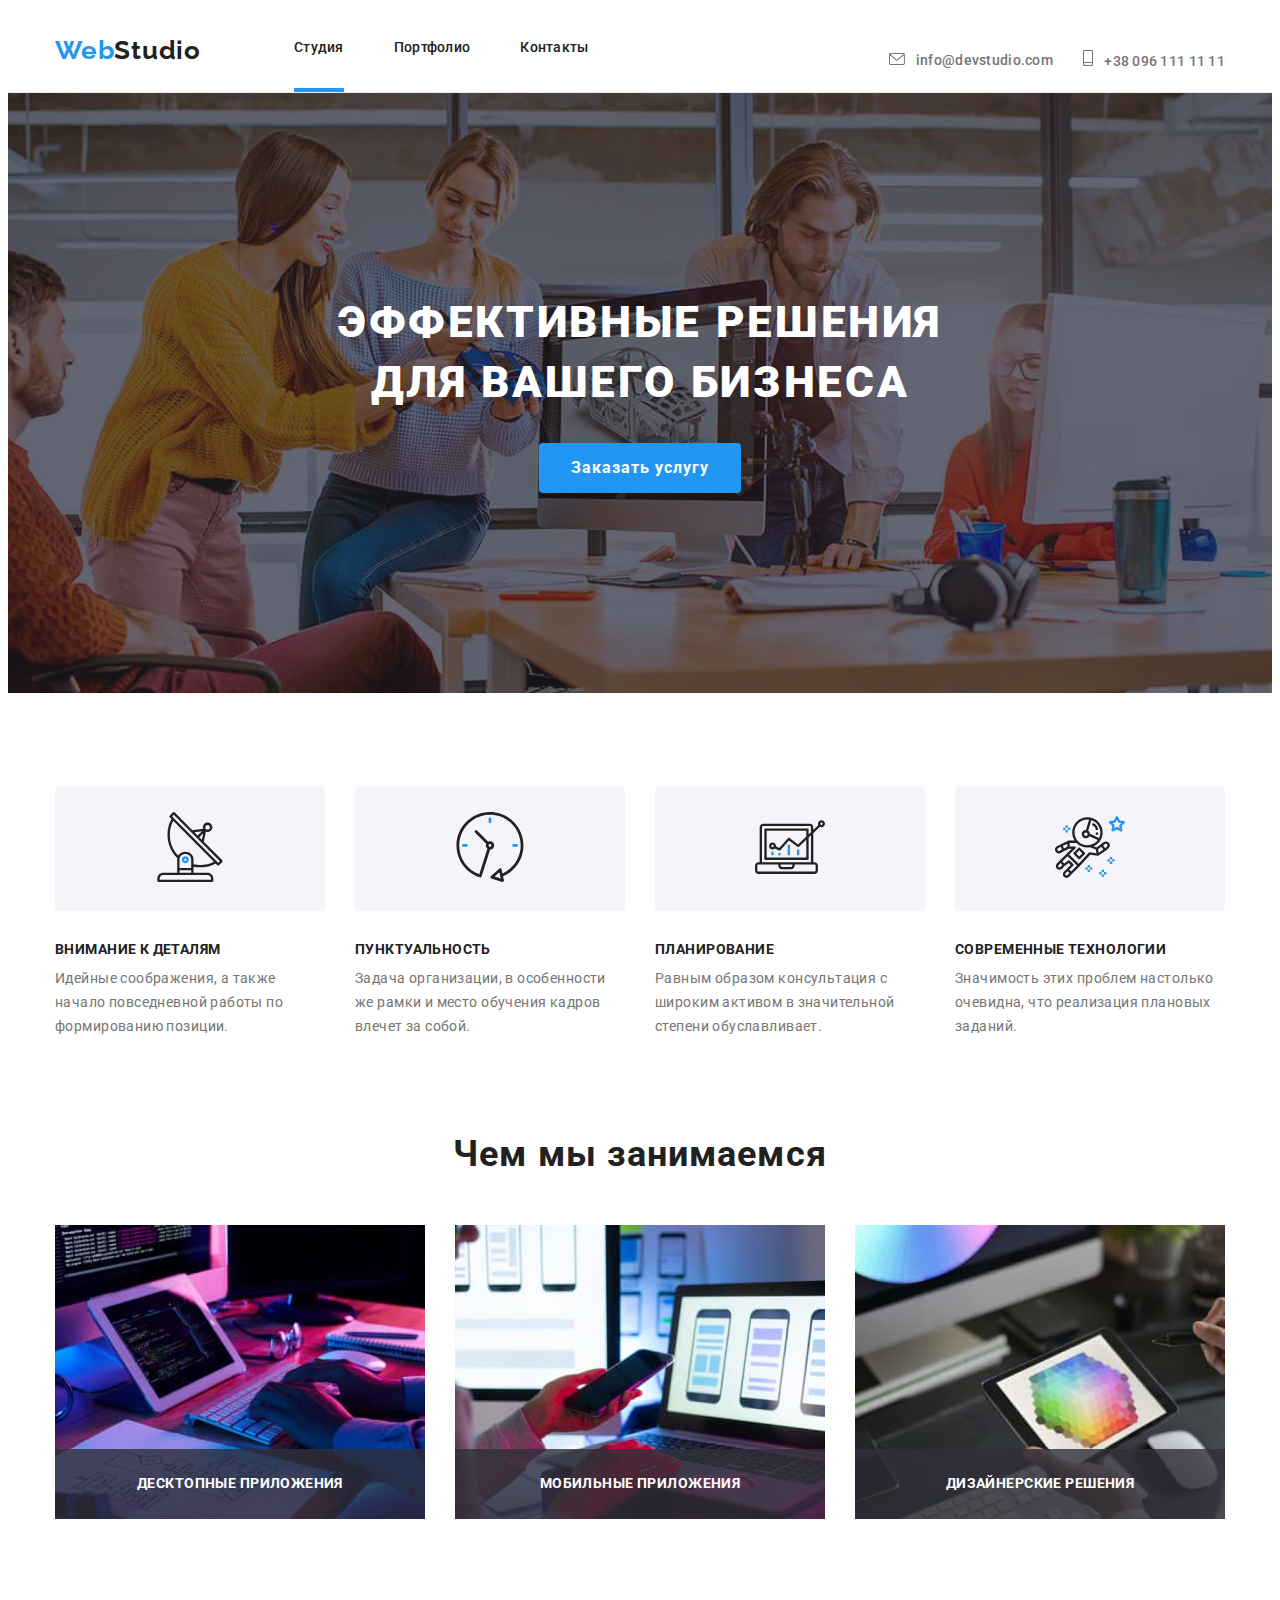
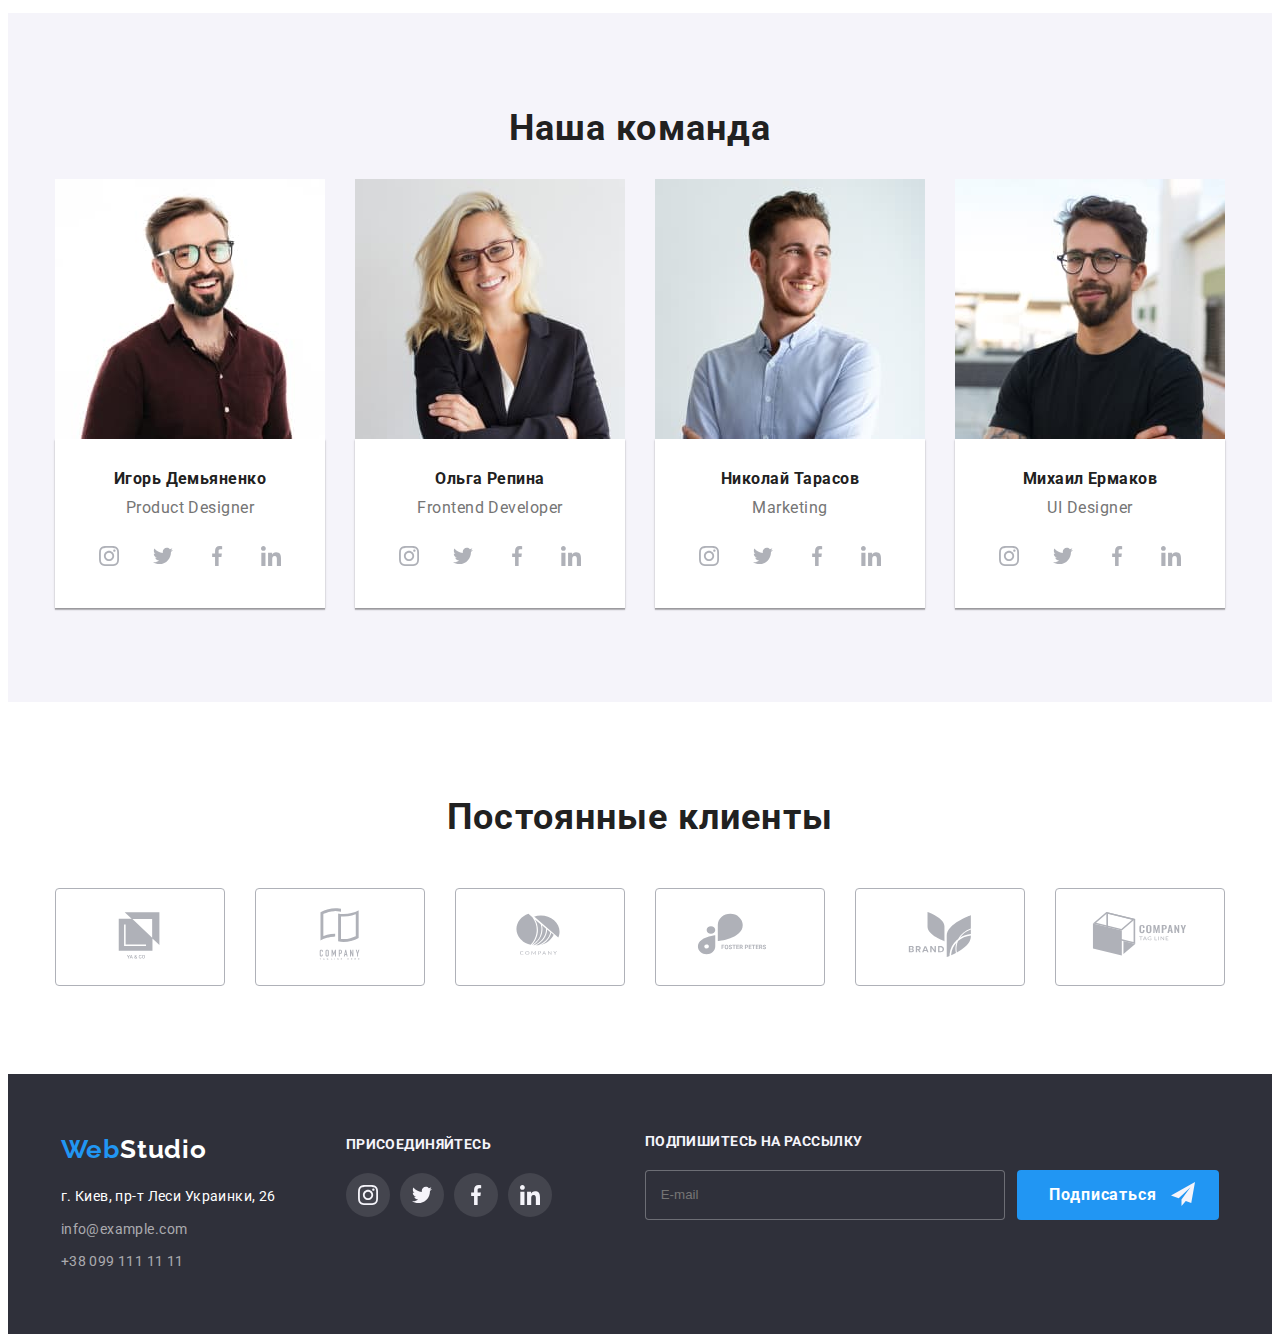
<file: index.html>
<!DOCTYPE html>
<html lang="ru">
  <head>
    <meta charset="UTF-8" />
    <meta http-equiv="X-UA-Compatible" content="IE=edge" />
    <meta name="viewport" content="width=device-width, initial-scale=1.0" />
    <link rel="preconnect" href="https://fonts.googleapis.com" />
    <link rel="preconnect" href="https://fonts.gstatic.com" crossorigin />
    <link
      rel="stylesheet"
      href="https://cdnjs.cloudflare.com/ajax/libs/modern-normalize/1.1.0/modern-normalize.min.css"
      integrity="sha512-wpPYUAdjBVSE4KJnH1VR1HeZfpl1ub8YT/NKx4PuQ5NmX2tKuGu6U/JRp5y+Y8XG2tV+wKQpNHVUX03MfMFn9Q=="
      crossorigin="anonymous"
      referrerpolicy="no-referrer"
    />
    <link
      href="https://fonts.googleapis.com/css2?family=Raleway:wght@700&family=Roboto:wght@400;500;700;900&display=swap"
      rel="stylesheet"
    />
    <link rel="stylesheet" href="./css/main.min.css" />
    <title>Студия</title>
  </head>
  <body>
    <header class="header">
      <div class="header__wrap container">
        <a class="logo logo--header" href="index.html">
          <span class="logo__img">Web</span>Studio</a
        >
        <div class="header__hidepart">
          <button
            type="button"
            class="header__button"
            aria-expanded="false"
            aria-controls="navigation-container"
            data-menu-button
          >
            <svg
              class="icon-menu"
              width="40"
              height="40"
              aria-label="переключатель мобильного меню"
            >
              <use href="images/icon.svg#icon-menu"></use>
            </svg>
          </button>
        </div>

        <div class="navigation" id="navigation-container" data-menu>
          <nav class="navigation__menu">
            <ul class="navigation__list">
              <li class="navigation__item">
                <a class="navigation__link current-link" href="index.html"
                  >Студия</a
                >
              </li>
              <li class="navigation__item">
                <a class="navigation__link" href="portfolio.html">Портфолио</a>
              </li>
              <li class="navigation__item">
                <a class="navigation__link" href="#">Контакты</a>
              </li>
            </ul>
          </nav>
          <div>
            <ul class="contacts">
              <li class="contacts__item">
                <a
                  class="contacts__link contact__link--email"
                  href="mailto:info@devstudio.com"
                  ><svg
                    class="contacts__icon-envelope"
                    width="16px"
                    height="12px"
                  >
                    <use href="./images/icon.svg#icon-envelope"></use>
                  </svg>
                  info@devstudio.com</a
                >
              </li>
              <li class="contacts__item">
                <a
                  class="contacts__link contact__link--phone"
                  href="tel:+380961111111"
                  ><svg
                    class="contacts__icon-smartphone"
                    width="10px"
                    height="16px"
                  >
                    <use href="./images/icon.svg#icon-smartphone"></use>
                  </svg>
                  +38 096 111 11 11
                </a>
                <button
                  type="button"
                  class="header__button-close"
                  aria-expanded="false"
                  aria-controls="navigation-container"
                  data-menu-button-close
                >
                  <svg
                    class="icon-cross"
                    width="40"
                    height="40"
                    aria-label="переключатель мобильного меню"
                  >
                    <use href="images/icon.svg#icon-cross"></use>
                  </svg>
                </button>
              </li>
            </ul>
            <ul class="social-mobile">
              <li class="social-mobile__item">
                <a class="social-mobile__link" href="#">Instagram</a>
              </li>
              <li class="social-mobile__item">
                <a class="social-mobile__link" href="#">Twitter</a>
              </li>
              <li class="social-mobile__item">
                <a class="social-mobile__link" href="#">Facebook</a>
              </li>
              <li class="social-mobile__item">
                <a class="social-mobile__link" href="#">LinkedIn</a>
              </li>
            </ul>
          </div>
        </div>
      </div>
    </header>
    <main>
      <!--zzzzzz HERO zzzzzz-->
      <section class="hero">
        <div class="container">
          <h1 class="hero__title">
            Эффективные решения <br />
            для вашего бизнеса
          </h1>

          <button class="main-btn" type="button" data-modal-open>
            Заказать услугу
          </button>
        </div>
      </section>
      <!--zzzzzz STUDIO ADVANTAGES zzzzzz-->
      <section class="advantages">
        <div class="container">
          <ul class="advantages__list">
            <li class="advantages__item">
              <div class="advantages__wrap">
                <svg width="70" height="70">
                  <use href="images/icon.svg#icon-antenna"></use>
                </svg>
              </div>
              <h3 class="advantages__title">Внимание к деталям</h3>
              <p class="advantages__desctiption">
                Идейные соображения, а также начало повседневной работы по
                формированию позиции.
              </p>
            </li>
            <li class="advantages__item">
              <div class="advantages__wrap">
                <svg width="70" height="70">
                  <use href="images/icon.svg#icon-clock"></use>
                </svg>
              </div>
              <h3 class="advantages__title">Пунктуальность</h3>
              <p class="advantages__desctiption">
                Задача организации, в особенности же рамки и место обучения
                кадров влечет за собой.
              </p>
            </li>
            <li class="advantages__item">
              <div class="advantages__wrap">
                <svg width="70" height="70">
                  <use href="images/icon.svg#icon-diagram"></use>
                </svg>
              </div>
              <h3 class="advantages__title">Планирование</h3>
              <p class="advantages__desctiption">
                Равным образом консультация с широким активом в значительной
                степени обуславливает.
              </p>
            </li>
            <li class="advantages__item">
              <div class="advantages__wrap">
                <svg width="70" height="70">
                  <use href="images/icon.svg#icon-astronaut"></use>
                </svg>
              </div>
              <h3 class="advantages__title">Современные технологии</h3>
              <p class="advantages__desctiption">
                Значимость этих проблем настолько очевидна, что реализация
                плановых заданий.
              </p>
            </li>
          </ul>
        </div>
      </section>
      <!--zzzzzz WHAT WE DO - (WWD) zzzzzz-->
      <section class="wwd">
        <div class="container wwd__box">
          <h2 class="wwd__title">Чем мы занимаемся</h2>
          <ul class="wwd__list">
            <li class="wwd__item">
              <div class="wwd__wrap">
                <picture>
                  <source
                    srcset="
                      ./images/webstudio/wwd/what-we-do-l.jpg    1x,
                      ./images/webstudio/wwd/what-we-do-l-2x.jpg 2x
                    "
                    media="(min-width: 1200px)"
                  />
                  <img
                    class="wwd__image"
                    src="./images/webstudio/wwd/what-we-do-l.jpg"
                    alt="разработка вебсайтов для пк"
                  />
                </picture>

                <span class="wwd__description">Десктопные приложения</span>
              </div>
            </li>
            <li class="wwd__item">
              <div class="wwd__wrap">
                <picture>
                  <source
                    srcset="
                      ./images/webstudio/wwd/what-we-do-c.jpg    1x,
                      ./images/webstudio/wwd/what-we-do-c-2x.jpg 2x
                    "
                    media="(min-width: 1200px)"
                  />
                  <img
                    class="wwd__image"
                    src="./images/webstudio/wwd/what-we-do-c.jpg"
                    alt="разработка вебсайтов для мобильных устройств"
                  />
                </picture>

                <span class="wwd__description">Мобильные приложения</span>
              </div>
            </li>
            <li class="wwd__item">
              <div class="wwd__wrap">
                <picture>
                  <source
                    srcset="
                      ./images/webstudio/wwd/what-we-do-r.jpg    1x,
                      ./images/webstudio/wwd/what-we-do-r-2x.jpg 2x
                    "
                    media="(min-width: 1200px)"
                  />
                  <img
                    class="wwd__image"
                    src="./images/webstudio/wwd/what-we-do-r.jpg"
                    alt="разработка вебсайтов для планшетов"
                  />
                </picture>

                <span class="wwd__description">Дизайнерские решения</span>
              </div>
            </li>
          </ul>
        </div>
      </section>

      <!--zzzzzz TEAM zzzzzz-->
      <section class="team">
        <div class="container">
          <h2 class="team__title">Наша команда</h2>

          <ul class="team__list">
            <li class="team__item">
              <picture>
                <source
                  srcset="
                    ./images/webstudio/team/team1-desktop.jpg    1x,
                    ./images/webstudio/team/team1-desktop-2x.jpg 2x
                  "
                  media="(min-width: 1200px)"
                />
                <source
                  srcset="
                    ./images/webstudio/team/team1-tablet.jpg    1x,
                    ./images/webstudio/team/team1-tablet-2x.jpg 2x
                  "
                  media="(min-width: 768px)"
                />
                <source
                  srcset="
                    ./images/webstudio/team/team1-mobile.jpg    1x,
                    ./images/webstudio/team/team1-mobile-2x.jpg 2x
                  "
                  media="(min-width: 480px)"
                />
                <img
                  class="team__photo"
                  src="./images/webstudio/team/team1-desktop.jpg"
                  alt="photo of Ihor Demyanenko"
                />
              </picture>

              <div class="team__wrap">
                <h3 class="team__name">Игорь Демьяненко</h3>
                <p class="team__position">Product Designer</p>
                <ul class="social">
                  <li class="social__item">
                    <a href="" class="social__link">
                      <svg width="20" height="20">
                        <use href="./images/icon.svg#icon-instagram"></use>
                      </svg>
                    </a>
                  </li>
                  <li class="social__item">
                    <a href="" class="social__link"
                      ><svg width="20" height="20">
                        <use href="./images/icon.svg#icon-twitter"></use></svg
                    ></a>
                  </li>
                  <li class="social__item">
                    <a href="" class="social__link"
                      ><svg width="20" height="20">
                        <use href="./images/icon.svg#icon-facebook"></use></svg
                    ></a>
                  </li>
                  <li class="social__item">
                    <a href="" class="social__link"
                      ><svg width="20" height="20">
                        <use href="./images/icon.svg#icon-linkedin"></use></svg
                    ></a>
                  </li>
                </ul>
              </div>
            </li>

            <li class="team__item">
              <picture>
                <source
                  srcset="
                    ./images/webstudio/team/team2-desktop.jpg    1x,
                    ./images/webstudio/team/team2-desktop-2x.jpg 2x
                  "
                  media="(min-width: 1200px)"
                />
                <source
                  srcset="
                    ./images/webstudio/team/team2-tablet.jpg    1x,
                    ./images/webstudio/team/team2-tablet-2x.jpg 2x
                  "
                  media="(min-width: 768px)"
                />
                <source
                  srcset="
                    ./images/webstudio/team/team2-mobile.jpg    1x,
                    ./images/webstudio/team/team2-mobile-2x.jpg 2x
                  "
                  media="(min-width: 480px)"
                />
                <img
                  class="team__photo"
                  src="./images/webstudio/team/team2-desktop.jpg"
                  alt="photo of Olga Repina"
                />
              </picture>

              <div class="team__wrap">
                <h3 class="team__name">Ольга Репина</h3>
                <p class="team__position">Frontend Developer</p>
                <ul class="social">
                  <li class="social__item">
                    <a href="" class="social__link">
                      <svg width="20" height="20">
                        <use href="./images/icon.svg#icon-instagram"></use>
                      </svg>
                    </a>
                  </li>
                  <li class="social__item">
                    <a href="" class="social__link"
                      ><svg width="20" height="20">
                        <use href="./images/icon.svg#icon-twitter"></use></svg
                    ></a>
                  </li>
                  <li class="social__item">
                    <a href="" class="social__link"
                      ><svg width="20" height="20">
                        <use href="./images/icon.svg#icon-facebook"></use></svg
                    ></a>
                  </li>
                  <li class="social__item">
                    <a href="" class="social__link"
                      ><svg width="20" height="20">
                        <use href="./images/icon.svg#icon-linkedin"></use></svg
                    ></a>
                  </li>
                </ul>
              </div>
            </li>

            <li class="team__item">
              <picture>
                <source
                  srcset="
                    ./images/webstudio/team/team3-desktop.jpg    1x,
                    ./images/webstudio/team/team3-desktop-2x.jpg 2x
                  "
                  media="(min-width: 1200px)"
                />
                <source
                  srcset="
                    ./images/webstudio/team/team3-tablet.jpg    1x,
                    ./images/webstudio/team/team3-tablet-2x.jpg 2x
                  "
                  media="(min-width: 768px)"
                />
                <source
                  srcset="
                    ./images/webstudio/team/team3-mobile.jpg    1x,
                    ./images/webstudio/team/team3-mobile-2x.jpg 2x
                  "
                  media="(min-width: 480px)"
                />
                <img
                  class="team__photo"
                  src="./images/webstudio/team/team3-desktop.jpg"
                  alt="photo of Nikolay Tarasov"
                />
              </picture>

              <div class="team__wrap">
                <h3 class="team__name">Николай Тарасов</h3>
                <p class="team__position">Marketing</p>
                <ul class="social">
                  <li class="social__item">
                    <a href="" class="social__link">
                      <svg width="20" height="20">
                        <use href="./images/icon.svg#icon-instagram"></use>
                      </svg>
                    </a>
                  </li>
                  <li class="social__item">
                    <a href="" class="social__link"
                      ><svg width="20" height="20">
                        <use href="./images/icon.svg#icon-twitter"></use></svg
                    ></a>
                  </li>
                  <li class="social__item">
                    <a href="" class="social__link"
                      ><svg width="20" height="20">
                        <use href="./images/icon.svg#icon-facebook"></use></svg
                    ></a>
                  </li>
                  <li class="social__item">
                    <a href="" class="social__link"
                      ><svg width="20" height="20">
                        <use href="./images/icon.svg#icon-linkedin"></use></svg
                    ></a>
                  </li>
                </ul>
              </div>
            </li>
            <li class="team__item">
              <picture>
                <source
                  srcset="
                    ./images/webstudio/team/team4-desktop.jpg    1x,
                    ./images/webstudio/team/team4-desktop-2x.jpg 2x
                  "
                  media="(min-width: 1200px)"
                />
                <source
                  srcset="
                    ./images/webstudio/team/team4-tablet.jpg    1x,
                    ./images/webstudio/team/team4-tablet-2x.jpg 2x
                  "
                  media="(min-width: 768px)"
                />
                <source
                  srcset="
                    ./images/webstudio/team/team4-mobile.jpg    1x,
                    ./images/webstudio/team/team4-mobile-2x.jpg 2x
                  "
                  media="(min-width: 480px)"
                />
                <img
                  class="team__photo"
                  src="./images/webstudio/team/team4-desktop.jpg"
                  alt="photo of Mihail Ermakov"
                />
              </picture>

              <div class="team__wrap">
                <h3 class="team__name">Михаил Ермаков</h3>
                <p class="team__position">UI Designer</p>
                <ul class="social">
                  <li class="social__item">
                    <a href="" class="social__link">
                      <svg width="20" height="20">
                        <use href="./images/icon.svg#icon-instagram"></use>
                      </svg>
                    </a>
                  </li>
                  <li class="social__item">
                    <a href="" class="social__link"
                      ><svg width="20" height="20">
                        <use href="./images/icon.svg#icon-twitter"></use></svg
                    ></a>
                  </li>
                  <li class="social__item">
                    <a href="" class="social__link"
                      ><svg width="20" height="20">
                        <use href="./images/icon.svg#icon-facebook"></use></svg
                    ></a>
                  </li>
                  <li class="social__item">
                    <a href="" class="social__link"
                      ><svg width="20" height="20">
                        <use href="./images/icon.svg#icon-linkedin"></use></svg
                    ></a>
                  </li>
                </ul>
              </div>
            </li>
          </ul>
        </div>
      </section>
      <!-- zzzzzz CLIENTS zzzzzz -->
      <section class="clients">
        <div class="container">
          <h3 class="clients__title">Постоянные клиенты</h3>
          <ul class="clients__list">
            <li class="clients__item">
              <a href="#" class="clients__link">
                <svg class="clients__icon" width="106" height="60">
                  <use href="./images/icon.svg#icon-company1"></use>
                </svg>
              </a>
            </li>
            <li class="clients__item">
              <a href="#" class="clients__link">
                <svg class="clients__icon" width="106" height="60">
                  <use href="./images/icon.svg#icon-company2"></use></svg
              ></a>
            </li>
            <li class="clients__item">
              <a href="#" class="clients__link">
                <svg class="clients__icon" width="106" height="60">
                  <use href="./images/icon.svg#icon-company3"></use></svg
              ></a>
            </li>
            <li class="clients__item">
              <a href="#" class="clients__link">
                <svg class="clients__icon" width="106" height="60">
                  <use href="./images/icon.svg#icon-company4"></use></svg
              ></a>
            </li>
            <li class="clients__item">
              <a href="#" class="clients__link">
                <svg class="clients__icon" width="106" height="60">
                  <use href="./images/icon.svg#icon-company5"></use></svg
              ></a>
            </li>
            <li class="clients__item">
              <a href="#" class="clients__link">
                <svg class="clients__icon" width="106" height="60">
                  <use href="./images/icon.svg#icon-company6"></use></svg
              ></a>
            </li>
          </ul>
        </div>
      </section>
    </main>

    <!-- zzzzzz FOOTER zzzzzz -->
    <footer class="footer">
      <div class="footer__wrap container">
        <div class="footer__top">
          <a class="logo logo--footer" href="index.html"
            ><span class="logo__img">Web</span
            ><span class="logo__text--footer">Studio</span>
          </a>
          <address>
            <ul class="adress">
              <li class="adress__item">
                <a class="adress__map" href=""
                  >г. Киев, пр-т Леси Украинки, 26</a
                >
              </li>
              <li class="adress__item">
                <a class="adress__contacts" href="mailto:info@example.com"
                  >info@example.com</a
                >
              </li>
              <li class="adress__item">
                <a class="adress__contacts" href="tel:+380991111111"
                  >+38 099 111 11 11</a
                >
              </li>
            </ul>
          </address>
        </div>
        <div class="footer-mid">
          <span class="footer-mid__title">присоединяйтесь</span>
          <ul class="social">
            <li class="social__item social__item--footer">
              <a href="" class="social__link social__link--color">
                <svg width="20" height="20">
                  <use href="./images/icon.svg#icon-instagram"></use>
                </svg>
              </a>
            </li>
            <li class="social__item social__item--footer">
              <a href="" class="social__link social__link--color"
                ><svg width="20" height="20">
                  <use href="./images/icon.svg#icon-twitter"></use></svg
              ></a>
            </li>
            <li class="social__item social__item--footer">
              <a href="" class="social__link social__link--color"
                ><svg width="20" height="20">
                  <use href="./images/icon.svg#icon-facebook"></use></svg
              ></a>
            </li>
            <li class="social__item social__item--footer">
              <a href="" class="social__link social__link--color"
                ><svg width="20" height="20">
                  <use href="./images/icon.svg#icon-linkedin"></use></svg
              ></a>
            </li>
          </ul>
        </div>
        <div class="footer-subscribe">
          <form action="#">
            <label for="user-email-footer" class="footer-subscribe__label"
              >Подпишитесь на рассылку</label
            >
            <div class="subscribe">
              <input
                type="email"
                id="user-email-footer"
                class="user-email-input"
                placeholder="E-mail"
              />
              <div class="subscribe__wrap">
                <button type="submit" class="main-btn subscribe__btn">
                  Подписаться
                </button>
                <svg class="subscribe__icon" width="24px" height="24px">
                  <use href="./images/icon.svg#icon-send"></use>
                </svg>
              </div>
            </div>
          </form>
        </div>
      </div>
    </footer>

    <!--zzzzzz MODAL zzzzzz-->
    <div data-modal class="backdrop is-hidden">
      <div class="modal-main">
        <a data-modal-close class="modal-close-link" href="#">
          <svg class="modal-close-icon">
            <use href="./images/icon.svg#icon-close"></use>
          </svg>
        </a>
        <span class="modal-user-title"
          >Оставьте свои данные, мы вам перезвоним</span
        >
        <form action="#" class="form-about-user">
          <div class="input-container">
            <label class="lable" for="user-name">Имя</label>
            <div class="input-wrap">
              <input
                class="input"
                type="text"
                name="user-name"
                id="user-name"
                autofocus
              />
              <svg class="input-icon" width="18" height="18">
                <use href="./images/icon.svg#icon-person"></use>
              </svg>
            </div>
          </div>
          <div class="input-container">
            <label class="lable" for="user-phone">Телефон</label>
            <div class="input-wrap">
              <input
                class="input"
                type="tel"
                name="user-phone"
                id="user-phone"
              />
              <svg class="input-icon" width="18" height="18">
                <use href="./images/icon.svg#icon-phone"></use>
              </svg>
            </div>
          </div>
          <div class="input-container">
            <label class="lable" for="user-email">Почта</label>
            <div class="input-wrap">
              <input
                class="input"
                type="email"
                name="user-email"
                id="user-email"
              />
              <svg class="input-icon" width="18" height="18">
                <use href="./images/icon.svg#icon-email"></use>
              </svg>
            </div>
          </div>
          <div class="input-container">
            <div class="input-wrap">
              <label class="lable" for="user-comments">Комментарий</label>
              <textarea
                class="user-comments-area"
                name="user-comments"
                id="user-comments"
                placeholder="Введите текст"
              ></textarea>
            </div>
          </div>
        </form>

        <div class="modal-checkbox">
          <label class="accept" for="accept"
            ><input
              type="checkbox"
              name="accept"
              value="accept"
              id="accept"
              class="input-check hidden"
            /><svg class="icon-vector" width="16">
              <use href="./images/icon.svg#icon-vector"></use></svg
            ><span class="icon-border"></span
            ><span class="policy-text">Соглашаюсь с рассылкой и принимаю</span
            ><a href="#" class="policy">Условия договора</a>
          </label>
        </div>

        <button class="button-modal-send" type="submit">Отправить</button>
      </div>
    </div>
    <script src="./js/modal.js"></script>
    <script src="./js/menu.js"></script>
    <script src="./js/menu2.js"></script>
  </body>
</html>
</file>
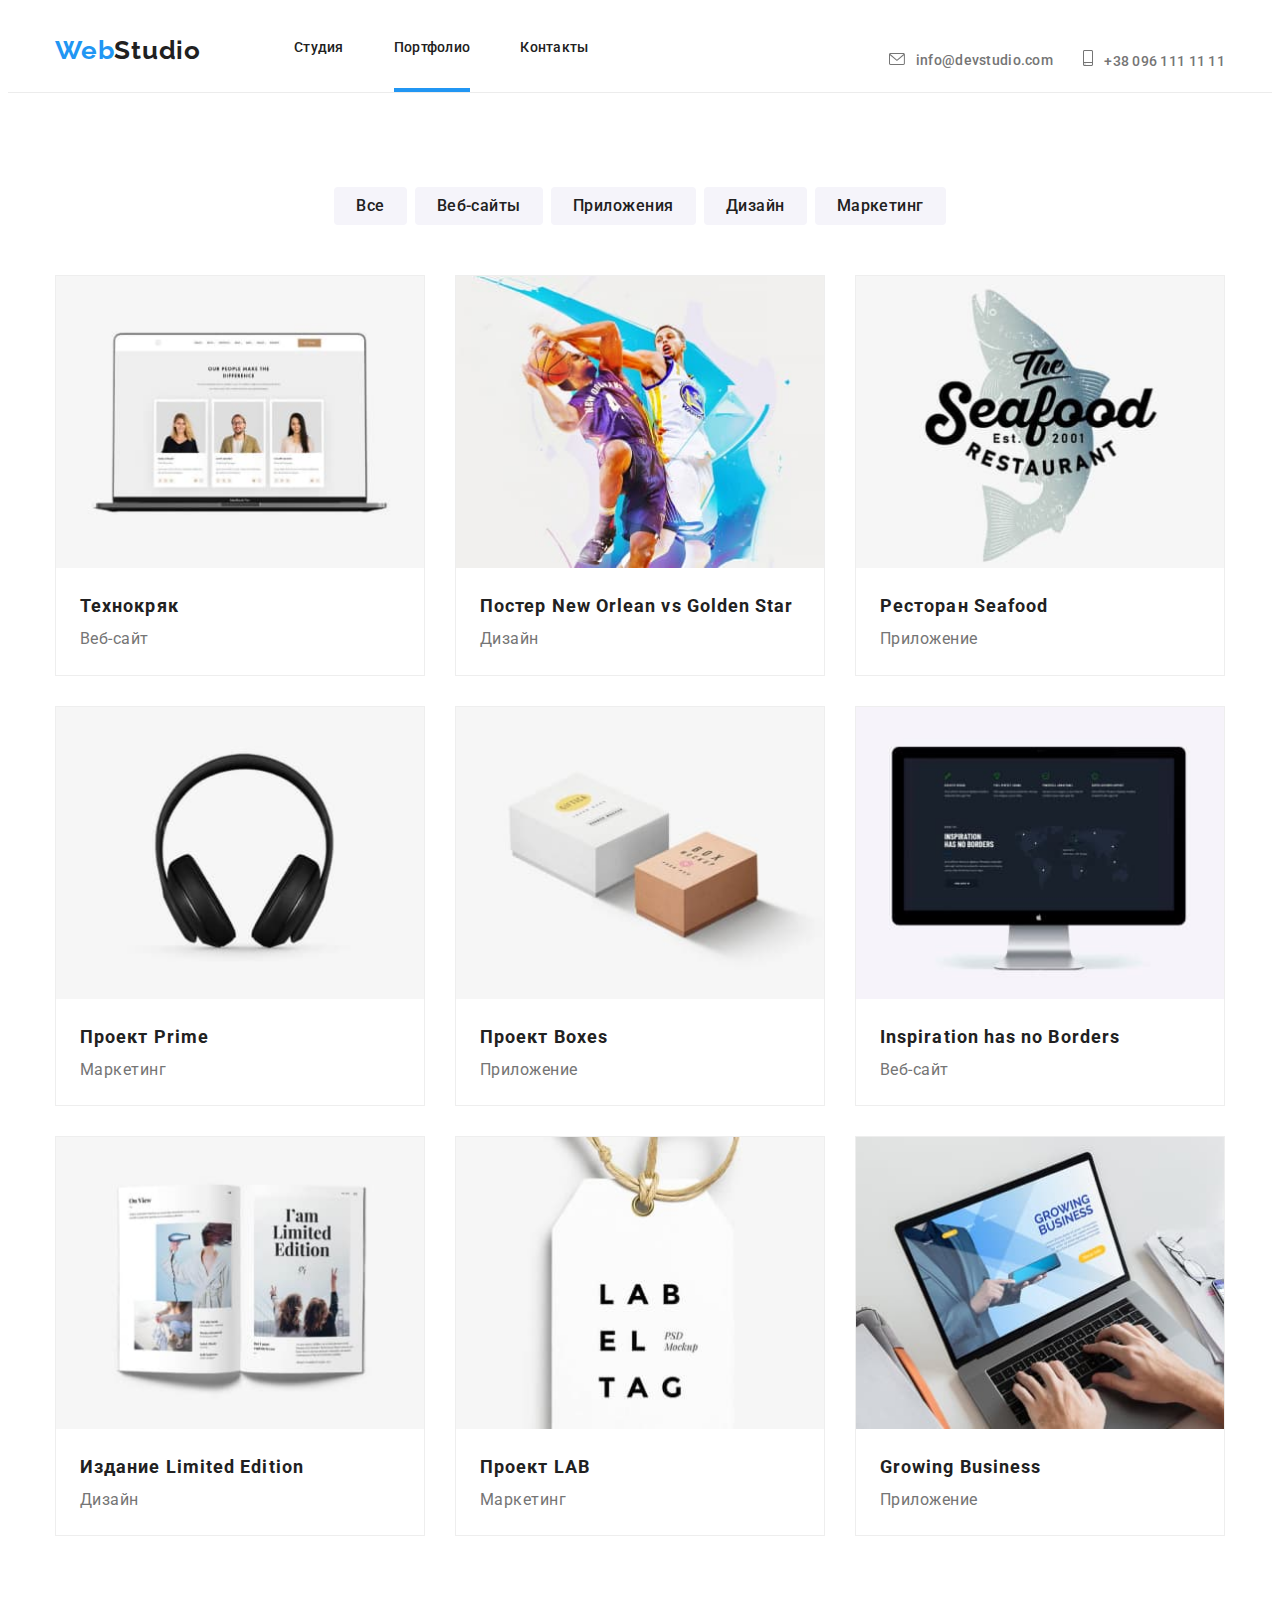
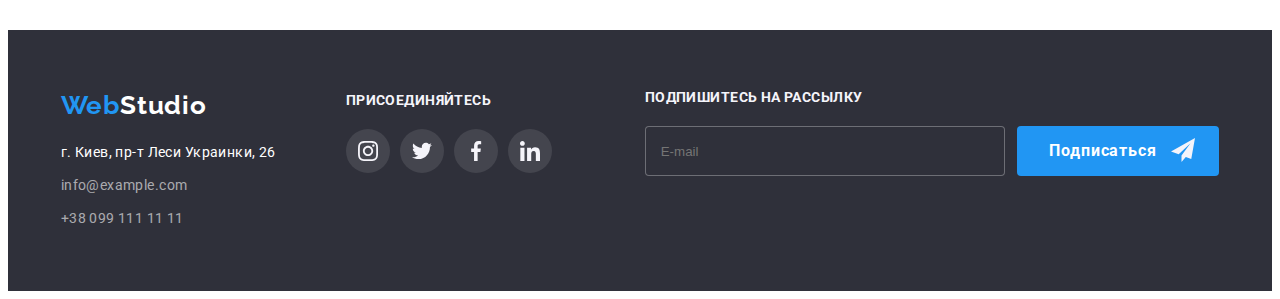
<file: portfolio.html>
<!DOCTYPE html>
<html lang="ru">
  <head>
    <meta charset="UTF-8" />
    <meta http-equiv="X-UA-Compatible" content="IE=edge" />
    <meta name="viewport" content="width=device-width, initial-scale=1.0" />
    <link rel="preconnect" href="https://fonts.googleapis.com" />
    <link rel="preconnect" href="https://fonts.gstatic.com" crossorigin />
    <link
      rel="stylesheet"
      href="https://cdnjs.cloudflare.com/ajax/libs/modern-normalize/1.1.0/modern-normalize.min.css"
      integrity="sha512-wpPYUAdjBVSE4KJnH1VR1HeZfpl1ub8YT/NKx4PuQ5NmX2tKuGu6U/JRp5y+Y8XG2tV+wKQpNHVUX03MfMFn9Q=="
      crossorigin="anonymous"
      referrerpolicy="no-referrer"
    />
    <link
      href="https://fonts.googleapis.com/css2?family=Raleway:wght@700&family=Roboto:wght@400;500;700;900&display=swap"
      rel="stylesheet"
    />
    <link rel="stylesheet" href="./css/main.min.css" />
    <title>Портфолио</title>
  </head>

  <body>
    <!-- -------------------Header------------------- -->
    <header class="header">
      <div class="header__wrap container">
        <a class="logo logo--header" href="index.html">
          <span class="logo__img">Web</span>Studio</a
        >
        <div class="header__hidepart">
          <button
            type="button"
            class="header__button"
            aria-expanded="false"
            aria-controls="navigation-container"
            data-menu-button
          >
            <svg
              class="icon-menu"
              width="40"
              height="40"
              aria-label="переключатель мобильного меню"
            >
              <use href="images/icon.svg#icon-menu"></use>
            </svg>
          </button>
        </div>

        <div class="navigation" id="navigation-container" data-menu>
          <nav class="navigation__menu">
            <ul class="navigation__list">
              <li class="navigation__item">
                <a class="navigation__link" href="index.html">Студия</a>
              </li>
              <li class="navigation__item">
                <a class="navigation__link current-link" href="portfolio.html"
                  >Портфолио</a
                >
              </li>
              <li class="navigation__item">
                <a class="navigation__link" href="#">Контакты</a>
              </li>
            </ul>
          </nav>
          <div>
            <ul class="contacts">
              <li class="contacts__item">
                <a
                  class="contacts__link contact__link--email"
                  href="mailto:info@devstudio.com"
                  ><svg
                    class="contacts__icon-envelope"
                    width="16px"
                    height="12px"
                  >
                    <use href="./images/icon.svg#icon-envelope"></use>
                  </svg>
                  info@devstudio.com</a
                >
              </li>
              <li class="contacts__item">
                <a
                  class="contacts__link contact__link--phone"
                  href="tel:+380961111111"
                  ><svg
                    class="contacts__icon-smartphone"
                    width="10px"
                    height="16px"
                  >
                    <use href="./images/icon.svg#icon-smartphone"></use>
                  </svg>
                  +38 096 111 11 11
                </a>
                <button
                  type="button"
                  class="header__button-close"
                  aria-expanded="false"
                  aria-controls="navigation-container"
                  data-menu-button-close
                >
                  <svg
                    class="icon-cross"
                    width="40"
                    height="40"
                    aria-label="переключатель мобильного меню"
                  >
                    <use href="images/icon.svg#icon-cross"></use>
                  </svg>
                </button>
              </li>
            </ul>
            <ul class="social-mobile">
              <li class="social-mobile__item">
                <a class="social-mobile__link" href="#">Instagram</a>
              </li>
              <li class="social-mobile__item">
                <a class="social-mobile__link" href="#">Twitter</a>
              </li>
              <li class="social-mobile__item">
                <a class="social-mobile__link" href="#">Facebook</a>
              </li>
              <li class="social-mobile__item">
                <a class="social-mobile__link" href="#">LinkedIn</a>
              </li>
            </ul>
          </div>
        </div>
      </div>
    </header>
    <main>
      <!-- ---------------------PORTFOLIO--------------------- -->
      <section class="portfolio container">
        <!-- -------------------в дальнейшем h1 сделать невидимым---- -->
        <h1 class="hidden">Портфолио Студии</h1>

        <div class="">
          <ul class="switch">
            <li class="switch__item">
              <button class="switch__btn" type="button">Все</button>
            </li>
            <li class="switch__item">
              <button class="switch__btn" type="button">Веб-сайты</button>
            </li>
            <li class="switch__item">
              <button class="switch__btn" type="button">Приложения</button>
            </li>
            <li class="switch__item">
              <button class="switch__btn" type="button">Дизайн</button>
            </li>
            <li class="switch__item">
              <button class="switch__btn" type="button">Маркетинг</button>
            </li>
          </ul>
        </div>

        <ul class="galery">
          <li class="galery__item">
            <div class="galery__thumb">
              <picture>
                <source
                  srcset="
                    ./images/portfolio/project1/project1-desktop.jpg 1x,
                    ./images/portfolio/project1/project1-desktop-2x.jpg 2x
                  "
                  media="(min-width: 1200px)"
                />
                <source
                  srcset="
                    ./images/portfolio/project1/project1-tablet.jpg    1x,
                    ./images/portfolio/project1/project1-tablet-2x.jpg 2x
                  "
                  media="(min-width: 768px)"
                />
                <source
                  srcset="
                    ./images/portfolio/project1/project1-mobile.jpg    1x,
                    ./images/portfolio/project1/project1-mobile-2x.jpg 2x
                  "
                  media="(min-width: 480px)"
                />
                <img
                  class="galery__image"
                  src="./images/portfolio/project1/project1-desktop.jpg"
                  alt="ноутбук с изображаением вебсайта"
                />
              </picture>

              <p class="galery__description">
                Технокряк это современная площадка распространения коронавируса.
                Компании используют эту платформу для цифрового шпионажа и атак
                на защищённые сервера конкурентов.
              </p>
            </div>

            <div class="galery__info">
              <h2 class="galery__title">Технокряк</h2>
              <p class="galery__type">Веб-сайт</p>
            </div>
          </li>
          <li class="galery__item">
            <div class="galery__thumb">
              <picture>
                <source
                  srcset="
                    ./images/portfolio/project2/project2-desktop.jpg    1x,
                    ./images/portfolio/project2/project2-desktop-2x.jpg 2x
                  "
                  media="(min-width: 1200px)"
                />
                <source
                  srcset="
                    ./images/portfolio/project2/project2-tablet.jpg   1x,
                    ./images/portfolio/project2/project2-tablet-2x.jpg 2x
                  "
                  media="(min-width: 768px)"
                />
                <source
                  srcset="
                    ./images/portfolio/project2/project2-mobile.jpg    1x,
                    ./images/portfolio/project2/project2-mobile-2x.jpg 2x
                  "
                  media="(min-width: 480px)"
                />
                <img
                  class="galery__image"
                  src="./images/portfolio/project2/project2-desktop.jpg"
                  alt="постер с баскетболистами новый орлеан играют против золотой звезды"
                />
              </picture>

              <p class="galery__description">
                Технокряк это современная площадка распространения коронавируса.
                Компании используют эту платформу для цифрового шпионажа и атак
                на защищённые сервера конкурентов.
              </p>
            </div>
            <div class="galery__info">
              <h2 class="galery__title">Постер New Orlean vs Golden Star</h2>

              <p class="galery__type">Дизайн</p>
            </div>
          </li>

          <li class="galery__item">
            <div class="galery__thumb">
              <picture>
                <source
                  srcset="
                    ./images/portfolio/project3/project3-desktop.jpg    1x,
                    ./images/portfolio/project3/project3-desktop-2x.jpg 2x
                  "
                  media="(min-width: 1200px)"
                />
                <source
                  srcset="
                    ./images/portfolio/project3/project3-tablet.jpg    1x,
                    ./images/portfolio/project3/project3-tablet-2x.jpg 2x
                  "
                  media="(min-width: 768px)"
                />
                <source
                  srcset="
                    ./images/portfolio/project3/project3-mobile.jpg    1x,
                    ./images/portfolio/project3/project3-mobile-2x.jpg 2x
                  "
                  media="(min-width: 480px)"
                />
                <img
                  class="galery__image"
                  src="./images/portfolio/project3/project3-desktop.jpg"
                  alt="логотип ресторана моской еды"
                />
              </picture>

              <p class="galery__description">
                Технокряк это современная площадка распространения коронавируса.
                Компании используют эту платформу для цифрового шпионажа и атак
                на защищённые сервера конкурентов.
              </p>
            </div>
            <div class="galery__info">
              <h2 class="galery__title">Ресторан Seafood</h2>
              <p class="galery__type">Приложение</p>
            </div>
          </li>
          <li class="galery__item">
            <div class="galery__thumb">
              <picture>
                <source
                  srcset="
                    ./images/portfolio/project4/project4-desktop.jpg    1x,
                    ./images/portfolio/project4/project4-desktop-2x.jpg 2x
                  "
                  media="(min-width: 1200px)"
                />
                <source
                  srcset="
                    ./images/portfolio/project4/project4-tablet.jpg    1x,
                    ./images/portfolio/project4/project4-tablet-2x.jpg 2x
                  "
                  media="(min-width: 768px)"
                />
                <source
                  srcset="
                    ./images/portfolio/project4/project4-mobile.jpg    1x,
                    ./images/portfolio/project4/project4-mobile-2x.jpg 2x
                  "
                  media="(min-width: 480px)"
                />
                <img
                  class="galery__image"
                  src="./images/portfolio/project4/project4-desktop.jpg"
                  alt="наушники"
                />
              </picture>

              <p class="galery__description">
                Технокряк это современная площадка распространения коронавируса.
                Компании используют эту платформу для цифрового шпионажа и атак
                на защищённые сервера конкурентов.
              </p>
            </div>
            <div class="galery__info">
              <h2 class="galery__title">Проект Prime</h2>
              <p class="galery__type">Маркетинг</p>
            </div>
          </li>
          <li class="galery__item">
            <div class="galery__thumb">
              <picture>
                <source
                  srcset="
                    ./images/portfolio/project5/project5-desktop.jpg    1x,
                    ./images/portfolio/project5/project5-desktop-2x.jpg 2x
                  "
                  media="(min-width: 1200px)"
                />
                <source
                  srcset="
                    ./images/portfolio/project5/project5-tablet.jpg    1x,
                    ./images/portfolio/project5/project5-tablet-2x.jpg 2x
                  "
                  media="(min-width: 768px)"
                />
                <source
                  srcset="
                    ./images/portfolio/project5/project5-mobile.jpg    1x,
                    ./images/portfolio/project5/project5-mobile-2x.jpg 2x
                  "
                  media="(min-width: 480px)"
                />
                <img
                  class="galery__image"
                  src="./images/portfolio/project5/project5-desktop.jpg"
                  alt="две коробки"
                />
              </picture>

              <p class="galery__description">
                Технокряк это современная площадка распространения коронавируса.
                Компании используют эту платформу для цифрового шпионажа и атак
                на защищённые сервера конкурентов.
              </p>
            </div>
            <div class="galery__info">
              <h2 class="galery__title">Проект Boxes</h2>
              <p class="galery__type">Приложение</p>
            </div>
          </li>
          <li class="galery__item">
            <div class="galery__thumb">
              <picture>
                <source
                  srcset="
                    ./images/portfolio/project6/project6-desktop.jpg    1x,
                    ./images/portfolio/project6/project6-desktop-2x.jpg 2x
                  "
                  media="(min-width: 1200px)"
                />
                <source
                  srcset="
                    ./images/portfolio/project6/project6-tablet.jpg    1x,
                    ./images/portfolio/project6/project6-tablet-2x.jpg 2x
                  "
                  media="(min-width: 768px)"
                />
                <source
                  srcset="
                    ./images/portfolio/project6/project6-mobile.jpg    1x,
                    ./images/portfolio/project6/project6-mobile-2x.jpg 2x
                  "
                  media="(min-width: 480px)"
                />
                <img
                  class="galery__image"
                  src="./images/portfolio/project6/project6-desktop.jpg"
                  alt="монитор с веб-сайтом"
                />
              </picture>

              <p class="galery__description">
                Технокряк это современная площадка распространения коронавируса.
                Компании используют эту платформу для цифрового шпионажа и атак
                на защищённые сервера конкурентов.
              </p>
            </div>
            <div class="galery__info">
              <h2 class="galery__title">Inspiration has no Borders</h2>
              <p class="galery__type">Веб-сайт</p>
            </div>
          </li>
          <li class="galery__item">
            <div class="galery__thumb">
              <picture>
                <source
                  srcset="
                    ./images/portfolio/project7/project7-desktop.jpg    1x,
                    ./images/portfolio/project7/project7-desktop-2x.jpg 2x
                  "
                  media="(min-width: 1200px)"
                />
                <source
                  srcset="
                    ./images/portfolio/project7/project7-tablet.jpg    1x,
                    ./images/portfolio/project7/project7-tablet-2x.jpg 2x
                  "
                  media="(min-width: 768px)"
                />
                <source
                  srcset="
                    ./images/portfolio/project7/project7-mobile.jpg    1x,
                    ./images/portfolio/project7/project7-mobile-2x.jpg 2x
                  "
                  media="(min-width: 480px)"
                />
                <img
                  class="galery__image"
                  src="./images/portfolio/project7/project7-desktop.jpg"
                  alt="журнал лимитед едишн"
                />
              </picture>

              <p class="galery__description">
                Технокряк это современная площадка распространения коронавируса.
                Компании используют эту платформу для цифрового шпионажа и атак
                на защищённые сервера конкурентов.
              </p>
            </div>
            <div class="galery__info">
              <h2 class="galery__title">Издание Limited Edition</h2>
              <p class="galery__type">Дизайн</p>
            </div>
          </li>
          <li class="galery__item">
            <div class="galery__thumb">
              <picture>
                <source
                  srcset="
                    ./images/portfolio/project8/project8-desktop.jpg    1x,
                    ./images/portfolio/project8/project8-desktop-2x.jpg 2x
                  "
                  media="(min-width: 1200px)"
                />
                <source
                  srcset="
                    ./images/portfolio/project8/project8-tablet.jpg    1x,
                    ./images/portfolio/project8/project8-tablet-2x.jpg 2x
                  "
                  media="(min-width: 768px)"
                />
                <source
                  srcset="
                    ./images/portfolio/project8/project8-mobile.jpg    1x,
                    ./images/portfolio/project8/project8-mobile-2x.jpg 2x
                  "
                  media="(min-width: 480px)"
                />
                <img
                  class="galery__image"
                  src="./images/portfolio/project8/project8-desktop.jpg"
                  alt="стикер товара"
                />
              </picture>

              <p class="galery__description">
                Технокряк это современная площадка распространения коронавируса.
                Компании используют эту платформу для цифрового шпионажа и атак
                на защищённые сервера конкурентов.
              </p>
            </div>
            <div class="galery__info">
              <h2 class="galery__title">Проект LAB</h2>
              <p class="galery__type">Маркетинг</p>
            </div>
          </li>
          <li class="galery__item">
            <div class="galery__thumb">
              <picture>
                <source
                  srcset="
                    ./images/portfolio/project9/project9-desktop.jpg    1x,
                    ./images/portfolio/project9/project9-desktop-2x.jpg 2x
                  "
                  media="(min-width: 1200px)"
                />
                <source
                  srcset="
                    ./images/portfolio/project9/project9-tablet.jpg    1x,
                    ./images/portfolio/project9/project9-tablet-2x.jpg 2x
                  "
                  media="(min-width: 768px)"
                />
                <source
                  srcset="
                    ./images/portfolio/project9/project9-mobile.jpg    1x,
                    ./images/portfolio/project9/project9-mobile-2x.jpg 2x
                  "
                  media="(min-width: 480px)"
                />
                <img
                  class="galery__image"
                  src="./images/portfolio/project9/project9-desktop.jpg"
                  alt="ноутбук"
                />
              </picture>

              <p class="galery__description">
                Технокряк это современная площадка распространения коронавируса.
                Компании используют эту платформу для цифрового шпионажа и атак
                на защищённые сервера конкурентов.
              </p>
            </div>
            <div class="galery__info">
              <h2 class="galery__title">Growing Business</h2>
              <p class="galery__type">Приложение</p>
            </div>
          </li>
        </ul>
      </section>
    </main>
    <!-- -------------------footer------------------- -->
    <footer class="footer">
      <div class="footer__wrap container">
        <div class="footer__top">
          <a class="logo logo--footer" href="index.html"
            ><span class="logo__img">Web</span
            ><span class="logo__text--footer">Studio</span>
          </a>
          <address>
            <ul class="adress">
              <li class="adress__item">
                <a class="adress__map" href=""
                  >г. Киев, пр-т Леси Украинки, 26</a
                >
              </li>
              <li class="adress__item">
                <a class="adress__contacts" href="mailto:info@example.com"
                  >info@example.com</a
                >
              </li>
              <li class="adress__item">
                <a class="adress__contacts" href="tel:+380991111111"
                  >+38 099 111 11 11</a
                >
              </li>
            </ul>
          </address>
        </div>
        <div class="footer-mid">
          <span class="footer-mid__title">присоединяйтесь</span>
          <ul class="social">
            <li class="social__item social__item--footer">
              <a href="" class="social__link social__link--color">
                <svg width="20" height="20">
                  <use href="./images/icon.svg#icon-instagram"></use>
                </svg>
              </a>
            </li>
            <li class="social__item social__item--footer">
              <a href="" class="social__link social__link--color"
                ><svg width="20" height="20">
                  <use href="./images/icon.svg#icon-twitter"></use></svg
              ></a>
            </li>
            <li class="social__item social__item--footer">
              <a href="" class="social__link social__link--color"
                ><svg width="20" height="20">
                  <use href="./images/icon.svg#icon-facebook"></use></svg
              ></a>
            </li>
            <li class="social__item social__item--footer">
              <a href="" class="social__link social__link--color"
                ><svg width="20" height="20">
                  <use href="./images/icon.svg#icon-linkedin"></use></svg
              ></a>
            </li>
          </ul>
        </div>
        <div class="footer-subscribe">
          <form action="#">
            <label for="user-email-footer" class="footer-subscribe__label"
              >Подпишитесь на рассылку</label
            >
            <div class="subscribe">
              <input
                type="email"
                id="user-email-footer"
                class="user-email-input"
                placeholder="E-mail"
              />
              <div class="subscribe__wrap">
                <button type="submit" class="main-btn subscribe__btn">
                  Подписаться
                </button>
                <svg class="subscribe__icon" width="24px" height="24px">
                  <use href="./images/icon.svg#icon-send"></use>
                </svg>
              </div>
            </div>
          </form>
        </div>
      </div>
    </footer>
    <script src="./js/menu.js"></script>
    <script src="./js/menu2.js"></script>
  </body>
</html>
</file>
<file: css/main.min.css>
p,h1,h2,h3,h4,h5,h6{margin:0px}a{text-decoration:none}button{cursor:pointer}img{display:block}:root{--main-text-color: #212121;--additional-text-color: #757575;--brand-color: #2196f3;--hover-color: #2196f3;--bgc-total: #2f303a;--bgc-additional: #ffffff;--bgc-button-portfolio: #f5f4fa}html{-webkit-box-sizing:border-box;box-sizing:border-box}*,*::before,*::after{-webkit-box-sizing:inherit;box-sizing:inherit}body{font-family:"Roboto","Verdana","Tahoma",sans-serif;font-style:normal;font-weight:400}main{position:relative;display:block}a{margin:0;padding:0}ul{margin:0;padding:0;list-style-type:none}img{display:block;max-width:100%;height:auto}.container{margin:0px auto;padding-left:15px;padding-right:15px;width:100%;min-width:320px}@media screen and (min-width: 480px){.container{width:480px}}@media screen and (min-width: 768px){.container{width:768px}}@media screen and (min-width: 1200px){.container{width:1200px}}.hidden{opacity:0;font-size:0px;line-height:0px;display:none;color:rgba(0,0,0,0);visibility:hidden;overflow:hidden;width:0px;height:0px}@media screen and (min-width: 768px){.current-link{color:var(--hover-color);border-bottom:4px solid var(--hover-color)}}.adress,.galery,.switch,.clients__list,.team__list,.wwd__list,.advantages__list,.social,.navigation__list{margin:0 auto;padding:0px;list-style:none}.contacts{list-style:none}.clients__list,.wwd__list,.main-btn,.social__link,.social{display:-webkit-box;display:-ms-flexbox;display:flex;-webkit-box-pack:center;-ms-flex-pack:center;justify-content:center;-webkit-box-align:center;-ms-flex-align:center;align-items:center}.logo{color:var(--main-text-color);font-family:"Raleway";font-style:normal;font-weight:700;font-size:24px;line-height:1.17;letter-spacing:.03em}@media screen and (min-width: 1200px){.logo{font-size:26px;line-height:1.19}}.logo--header{display:inherit}@media screen and (min-width: 768px){.logo--header{margin-right:84px}}@media screen and (min-width: 1200px){.logo--header{margin-right:93px}}.logo__img{display:inline-block;color:var(--brand-color)}.logo--footer{display:block;margin-bottom:20px}.logo__text--footer{color:var(--bgc-additional)}.navigation{max-width:100%;background-color:#fff}@media screen and (max-width: 767px){.navigation{display:none;position:fixed;top:0;left:0;right:0;bottom:0;z-index:1;padding-top:48px;padding-bottom:48px;padding-left:40px;padding-right:10px}}@media screen and (min-width: 768px){.navigation{display:-webkit-box;display:-ms-flexbox;display:flex;-webkit-box-pack:justify;-ms-flex-pack:justify;justify-content:space-between;-webkit-box-align:center;-ms-flex-align:center;align-items:center}}.navigation.is-open{display:-webkit-box;display:-ms-flexbox;display:flex;-webkit-box-orient:vertical;-webkit-box-direction:normal;-ms-flex-direction:column;flex-direction:column;-webkit-box-pack:justify;-ms-flex-pack:justify;justify-content:space-between;height:100vh}@media screen and (min-width: 768px){.navigation__list{display:-webkit-box;display:-ms-flexbox;display:flex}}@media screen and (min-width: 768px){.navigation__item+.navigation__item{margin-left:50px}}.navigation__link{display:block;color:var(--main-text-color);-webkit-transition:color 250ms cubic-bezier(0.4, 0, 0.2, 1);transition:color 250ms cubic-bezier(0.4, 0, 0.2, 1);font-family:"Roboto";font-style:normal;font-weight:500;font-size:40px;line-height:1.17;letter-spacing:.02em}@media screen and (min-width: 768px){.navigation__link{font-size:14px;line-height:1.14;padding-top:32px;padding-right:0px;padding-left:0px;padding-bottom:32px}}.navigation__link:hover,.navigation__link:focus{color:var(--hover-color)}.navigation__link:hover::after{background-color:var(--hover-color)}@media screen and (max-width: 767px){.navigation__item{margin-bottom:32px}}.social__item{width:44px;height:44px}.social__item+.social__item{margin-left:10px}.social__link{width:100%;height:100%;background-color:rgba(0,0,0,0);border-radius:50%;fill:#afb1b8;-webkit-transition:background-color 250ms cubic-bezier(0.4, 0, 0.2, 1),fill 250ms cubic-bezier(0.4, 0, 0.2, 1);transition:background-color 250ms cubic-bezier(0.4, 0, 0.2, 1),fill 250ms cubic-bezier(0.4, 0, 0.2, 1)}.social__link:hover,.social__link:focus{outline:none;background-color:#2196f3;fill:#fff}.social__link--color{fill:var(--bgc-button-portfolio);background-color:rgba(255,255,255,.1);-webkit-transition:background-color 250ms cubic-bezier(0.4, 0, 0.2, 1);transition:background-color 250ms cubic-bezier(0.4, 0, 0.2, 1)}.social__link--color:hover,.social__link--color:focus{outline:none;background-color:#2196f3}.main-btn{margin:0 auto;min-width:200px;border-radius:4px;padding:10px 32px;font-family:"Roboto";font-style:normal;font-weight:700;font-size:16px;line-height:1.88;letter-spacing:.06em;background-color:var(--brand-color);color:var(--bgc-additional);cursor:pointer;border:none}.subscribe__btn{padding-right:62px}.header{min-width:320px;border-bottom:1px solid #ececec}.header__wrap{position:relative;margin:0 auto;padding-top:16px;padding-bottom:16px;display:-webkit-box;display:-ms-flexbox;display:flex;-webkit-box-pack:justify;-ms-flex-pack:justify;justify-content:space-between;-webkit-box-align:center;-ms-flex-align:center;align-items:center}@media screen and (min-width: 768px){.header__wrap{padding-top:0px;padding-bottom:0px}}@media screen and (min-width: 1200px){.header__wrap{-webkit-box-pack:start;-ms-flex-pack:start;justify-content:flex-start}}@media screen and (min-width: 768px){.header__hidepart{display:none}}.header__button{position:absolute;top:10px;right:15px;display:-webkit-inline-box;display:-ms-inline-flexbox;display:inline-flex;margin:0;padding:0;border:none;background-color:#fff}.header__button:hover,.header__button:focus .icon-menu{fill:var(--hover-color)}.header__button-close{display:-webkit-inline-box;display:-ms-inline-flexbox;display:inline-flex;margin:0;padding:0;border:none;background-color:#fff}@media screen and (min-width: 768px){.header__button-close{display:none}}.header__button-close:hover,.header__button-close:focus .icon-cross{fill:var(--hover-color)}.header__button.is-open .icon-cross{display:block}.header__button-close{position:absolute;top:10px;right:15px}@media screen and (max-width: 767px){.contacts{display:-webkit-box;display:-ms-flexbox;display:flex;-webkit-box-orient:vertical;-webkit-box-direction:reverse;-ms-flex-direction:column-reverse;flex-direction:column-reverse}}@media screen and (min-width: 768px){.contacts{margin-top:0;margin-bottom:0;margin-left:84px;margin-right:0}}@media screen and (min-width: 1200px){.contacts{display:-webkit-box;display:-ms-flexbox;display:flex;position:absolute;right:15px}}.contacts__link{font-family:"Roboto";font-style:normal;font-weight:500;font-size:12px;line-height:1.14;letter-spacing:.02em;color:#2196f3;color:var(--additional-text-color);-webkit-transition:color 250ms cubic-bezier(0.4, 0, 0.2, 1);transition:color 250ms cubic-bezier(0.4, 0, 0.2, 1)}@media screen and (max-width: 767px){.contacts__link{margin-left:40px}}@media screen and (min-width: 1200px){.contacts__link{font-size:14px}}.contacts__link:hover,.contacts__link:focus{color:var(--hover-color)}@media screen and (max-width: 767px){.contact__link--phone{display:block;font-family:"Roboto";font-style:normal;font-weight:500;font-size:34px;line-height:1.17;letter-spacing:.02em;color:#2196f3;margin:0;margin-bottom:32px}}@media screen and (max-width: 767px){.contact__link--email{display:block;font-family:"Roboto";font-style:normal;font-weight:500;font-size:24px;line-height:1.17;letter-spacing:.02em;color:#757575;margin:0;margin-bottom:64px}}.social-mobile{display:none;max-width:100%}@media screen and (max-width: 767px){.social-mobile{display:-webkit-box;display:-ms-flexbox;display:flex;-ms-flex-wrap:wrap;flex-wrap:wrap}}.social-mobile__item:first-child{padding-right:10px}.social-mobile__item:last-child{padding-left:10px}.social-mobile__item:nth-child(2){padding-left:10px;padding-right:10px;border-left:1px solid rgba(33,33,33,.2);border-right:1px solid rgba(33,33,33,.2)}.social-mobile__item:nth-child(3){padding-left:10px;padding-right:10px;border-right:1px solid rgba(33,33,33,.2)}.social-mobile__link{font-family:"Roboto";font-style:normal;font-weight:500;font-size:18px;line-height:1.22;letter-spacing:.02em;color:#2196f3}@media screen and (min-width: 1200px){.contacts__item+.contacts__item{margin-left:30px}}.contacts__icon-envelope{margin-right:8px;width:16px;height:12px;fill:currentColor}@media screen and (max-width: 767px){.contacts__icon-envelope{display:none}}.contacts__icon-smartphone{width:10px;height:16px;margin-right:8px;fill:currentColor}@media screen and (max-width: 767px){.contacts__icon-smartphone{display:none}}.hero{display:block;margin:0px auto;padding-top:118px;padding-bottom:118px;text-align:center;min-width:320px;width:100%;background-repeat:no-repeat;background-position:center;background-size:cover;background-color:#c4c4c4;background-image:-webkit-gradient(linear, left top, left bottom, from(rgba(47, 48, 58, 0.4)), to(rgba(47, 48, 58, 0.4))),url(../images/webstudio/hero-bg/bg-mobile.jpg);background-image:linear-gradient(rgba(47, 48, 58, 0.4), rgba(47, 48, 58, 0.4)),url(../images/webstudio/hero-bg/bg-mobile.jpg)}@media(min-device-pixel-ratio: 2),(-webkit-min-device-pixel-ratio: 2),(min-resolution: 192dpi),(min-resolution: 2dppx){.hero .box{background-image:-webkit-gradient(linear, left top, left bottom, from(rgba(47, 48, 58, 0.4)), to(rgba(47, 48, 58, 0.4))),url(../images/webstudio/hero-bg/bg-mobile-2x.jpg);background-image:linear-gradient(rgba(47, 48, 58, 0.4), rgba(47, 48, 58, 0.4)),url(../images/webstudio/hero-bg/bg-mobile-2x.jpg)}}@media screen and (min-width: 768px){.hero{background-image:-webkit-gradient(linear, left top, left bottom, from(rgba(47, 48, 58, 0.4)), to(rgba(47, 48, 58, 0.4))),url(../images/webstudio/hero-bg/bg-tablet.jpg);background-image:linear-gradient(rgba(47, 48, 58, 0.4), rgba(47, 48, 58, 0.4)),url(../images/webstudio/hero-bg/bg-tablet.jpg)}}@media screen and (min-width: 768px)and (min-device-pixel-ratio: 2),screen and (min-width: 768px)and (-webkit-min-device-pixel-ratio: 2),screen and (min-width: 768px)and (min-resolution: 192dpi),screen and (min-width: 768px)and (min-resolution: 2dppx){.hero .box{background-image:-webkit-gradient(linear, left top, left bottom, from(rgba(47, 48, 58, 0.4)), to(rgba(47, 48, 58, 0.4))),url(../images/webstudio/hero-bg/bg-tablet-2x.jpg);background-image:linear-gradient(rgba(47, 48, 58, 0.4), rgba(47, 48, 58, 0.4)),url(../images/webstudio/hero-bg/bg-tablet-2x.jpg)}}@media screen and (min-width: 1200px){.hero{background-image:-webkit-gradient(linear, left top, left bottom, from(rgba(47, 48, 58, 0.4)), to(rgba(47, 48, 58, 0.4))),url(../images/webstudio/hero-bg/bg-desktop.jpg);background-image:linear-gradient(rgba(47, 48, 58, 0.4), rgba(47, 48, 58, 0.4)),url(../images/webstudio/hero-bg/bg-desktop.jpg)}}@media screen and (min-width: 1200px)and (min-device-pixel-ratio: 2),screen and (min-width: 1200px)and (-webkit-min-device-pixel-ratio: 2),screen and (min-width: 1200px)and (min-resolution: 192dpi),screen and (min-width: 1200px)and (min-resolution: 2dppx){.hero .box{background-image:-webkit-gradient(linear, left top, left bottom, from(rgba(47, 48, 58, 0.4)), to(rgba(47, 48, 58, 0.4))),url(../images/webstudio/hero-bg/bg-desktop-2x.jpg);background-image:linear-gradient(rgba(47, 48, 58, 0.4), rgba(47, 48, 58, 0.4)),url(../images/webstudio/hero-bg/bg-desktop-2x.jpg)}}@media screen and (min-width: 1200px){.hero{padding-top:200px;padding-bottom:200px;max-width:1600px}}.hero__title{margin:0px auto;margin-bottom:30px;text-align:center;text-transform:uppercase;color:#fff;color:var(--bgc-additional);font-family:"Roboto";font-style:normal;font-weight:900;font-size:26px;line-height:1.61;letter-spacing:.06em}@media screen and (min-width: 1200px){.hero__title{font-family:"Roboto";font-style:normal;font-weight:900;font-size:44px;line-height:1.36;letter-spacing:.06em}}.advantages{padding-top:60px;padding-bottom:60px;text-align:center}@media screen and (min-width: 1200px){.advantages{padding-top:94px;padding-bottom:94px}}.advantages__list{margin:-15px}@media screen and (min-width: 768px){.advantages__list{display:-webkit-box;display:-ms-flexbox;display:flex;-ms-flex-wrap:wrap;flex-wrap:wrap;-webkit-box-pack:center;-ms-flex-pack:center;justify-content:center}}.advantages__item{margin:15px}@media screen and (min-width: 768px){.advantages__item{width:calc((100% - 60px)/2)}}@media screen and (min-width: 1200px){.advantages__item{width:calc((100% - 120px)/4)}}.advantages__wrap{margin-bottom:30px;padding-top:25px;padding-bottom:25px;text-align:center;background-color:#f5f4fa;border-radius:4px}.advantages__title{margin-bottom:10px;font-family:"Roboto";font-style:normal;font-weight:700;font-size:14px;line-height:1.14;letter-spacing:.03em;text-align:center;text-transform:uppercase;color:#212121}@media screen and (min-width: 767px){.advantages__title{text-align:start}}@media screen and (min-width: 1200px){.advantages__title{font-family:"Roboto";font-style:normal;font-weight:700;font-size:14px;line-height:1.17;letter-spacing:.03em;text-align:start}}.advantages__desctiption{font-family:"Roboto";font-style:normal;font-weight:400;font-size:14px;line-height:1.71;letter-spacing:.03em;text-align:start;color:var(--additional-text-color)}.wwd{display:none}.wwd__box{padding-bottom:94px}.wwd__title{margin-bottom:50px;text-align:center;font-family:"Roboto";font-style:normal;font-weight:700;font-size:36px;line-height:1.17;letter-spacing:.03em;color:var(--main-text-color)}@media screen and (min-width: 1200px){.wwd{display:contents}}.wwd__item+.wwd__item{margin-left:30px}.wwd__wrap{position:relative}.wwd__image{width:370px}.wwd__description{position:absolute;bottom:0;width:100%;padding-top:27px;padding-bottom:27px;text-align:center;font-family:"Roboto";font-style:normal;font-weight:700;font-size:14px;line-height:1.14;letter-spacing:.03em;text-transform:uppercase;color:#fff;background-color:rgba(47,48,58,.8)}.team{padding-top:60px;padding-bottom:60px;background-color:#f5f4fa}@media screen and (min-width: 1200px){.team{padding-top:94px;padding-bottom:94px}}.team__title{display:block;margin-bottom:30px;text-align:center;color:var(--main-text-color);font-family:"Roboto";font-style:normal;font-weight:700;font-size:28px;line-height:1.18;letter-spacing:.03em}@media screen and (min-width: 1200px){.team__title{font-size:36px}}.team__list{margin:-15px;display:-webkit-box;display:-ms-flexbox;display:flex;-ms-flex-wrap:wrap;flex-wrap:wrap;-webkit-box-pack:center;-ms-flex-pack:center;justify-content:center}.team__item{width:100%;margin:15px}@media screen and (min-width: 768px){.team__item{width:calc((100% - 60px)/2)}}@media screen and (min-width: 1200px){.team__item{width:calc((100% - 120px)/4)}}.team__photo{width:100%}.team__wrap{padding-top:30px;padding-bottom:30px;background-color:#fff;-webkit-box-shadow:0px 1px 3px rgba(0,0,0,.12),0px 1px 1px rgba(0,0,0,.14),0px 2px 1px rgba(0,0,0,.2);box-shadow:0px 1px 3px rgba(0,0,0,.12),0px 1px 1px rgba(0,0,0,.14),0px 2px 1px rgba(0,0,0,.2)}.team__name{margin-bottom:10px;text-align:center;color:var(--main-text-color);font-family:"Roboto";font-style:normal;font-weight:500;font-size:16px;line-height:1.19;letter-spacing:.03em}@media screen and (min-width: 1200px){.team__name{font-weight:700}}.team__position{margin-bottom:16px;text-align:center;color:var(--additional-text-color);font-family:"Roboto";font-style:normal;font-weight:400;font-size:16px;line-height:1.19;letter-spacing:.03em}.clients{padding-top:60px;padding-bottom:60px;text-align:center}@media screen and (min-width: 1200px){.clients{padding-top:94px;padding-bottom:94px}}.clients__title{margin-bottom:30px;display:inline-block;text-align:center;color:var(--main-text-color);font-family:"Roboto";font-style:normal;font-weight:700;font-size:28px;line-height:1.17;letter-spacing:.03em}@media screen and (min-width: 1200px){.clients__title{font-size:36px;margin-bottom:50px}}.clients__list{margin:-15px;-ms-flex-wrap:wrap;flex-wrap:wrap}.clients__item{width:calc((100% - 60px)/2);height:92px;margin:15px}@media screen and (min-width: 768px){.clients__item{width:calc((100% - 90px)/3)}}@media screen and (min-width: 1200px){.clients__item{width:calc((100% - 180px)/6)}}.clients__link{display:block;padding-top:16px;padding-bottom:16px;border:1px solid #afb1b8;border-radius:4px;cursor:pointer;color:#afb1b8;-webkit-transition:border 250ms cubic-bezier(0.4, 0, 0.2, 1),color 250ms cubic-bezier(0.4, 0, 0.2, 1);transition:border 250ms cubic-bezier(0.4, 0, 0.2, 1),color 250ms cubic-bezier(0.4, 0, 0.2, 1)}.clients__link:hover,.clients__link:focus{outline:none;border:1px solid var(--hover-color);color:var(--hover-color)}.clients__icon{width:106px;height:60px;fill:currentColor}.portfolio{padding-top:60px;padding-bottom:60px}@media screen and (min-width: 1200px){.portfolio{padding-top:94px;padding-bottom:94px}}.switch{margin-bottom:40px;display:-webkit-box;display:-ms-flexbox;display:flex;-ms-flex-wrap:wrap;flex-wrap:wrap;-webkit-box-pack:start;-ms-flex-pack:start;justify-content:start}@media screen and (min-width: 768px){.switch{margin-bottom:30px;-ms-flex-wrap:nowrap;flex-wrap:nowrap;-webkit-box-pack:center;-ms-flex-pack:center;justify-content:center}}@media screen and (min-width: 1200px){.switch{margin-bottom:50px}}.switch__item:not(:last-child){margin-right:8px}@media screen and (max-width: 767px){.switch__item:nth-child(-n+3){margin-bottom:15px}}.switch__btn{padding-top:6px;padding-bottom:6px;padding-left:22px;padding-right:22px;border:none;border-radius:4px;text-align:center;font-family:"Roboto";font-style:normal;font-weight:500;font-size:16px;line-height:1.63;letter-spacing:.03em;color:var(--main-text-color);background-color:var(--bgc-button-portfolio);-webkit-transition:color 250ms cubic-bezier(0.4, 0, 0.2, 1),background-color 250ms cubic-bezier(0.4, 0, 0.2, 1);transition:color 250ms cubic-bezier(0.4, 0, 0.2, 1),background-color 250ms cubic-bezier(0.4, 0, 0.2, 1)}.switch__btn:focus,.switch__btn:hover{background-color:var(--hover-color);color:var(--bgc-additional);outline:none}.galery{display:-webkit-box;display:-ms-flexbox;display:flex;-ms-flex-wrap:wrap;flex-wrap:wrap;-webkit-box-pack:start;-ms-flex-pack:start;justify-content:flex-start;margin:-15px}.galery__item{margin:15px;width:100%;border:1px solid #eee;-webkit-transition:-webkit-box-shadow 250ms cubic-bezier(0.4, 0, 0.2, 1);transition:-webkit-box-shadow 250ms cubic-bezier(0.4, 0, 0.2, 1);transition:box-shadow 250ms cubic-bezier(0.4, 0, 0.2, 1);transition:box-shadow 250ms cubic-bezier(0.4, 0, 0.2, 1), -webkit-box-shadow 250ms cubic-bezier(0.4, 0, 0.2, 1)}.galery__item:hover{-webkit-box-shadow:0px 1px 1px rgba(0,0,0,.12),0px 4px 4px rgba(0,0,0,.06),1px 4px 6px rgba(0,0,0,.16);box-shadow:0px 1px 1px rgba(0,0,0,.12),0px 4px 4px rgba(0,0,0,.06),1px 4px 6px rgba(0,0,0,.16)}@media screen and (min-width: 768px){.galery__item{width:calc((100% - 60px)/2)}}@media screen and (min-width: 1200px){.galery__item{width:calc((100% - 90px)/3)}}.galery__thumb{position:relative;overflow:hidden}.galery__image{display:block;width:100%}.galery__description{position:absolute;bottom:0;-webkit-transform:translateY(100%);transform:translateY(100%);opacity:0;-webkit-transition:opacity 250ms cubic-bezier(0.4, 0, 0.2, 1),-webkit-transform 250ms cubic-bezier(0.4, 0, 0.2, 1);transition:opacity 250ms cubic-bezier(0.4, 0, 0.2, 1),-webkit-transform 250ms cubic-bezier(0.4, 0, 0.2, 1);transition:transform 250ms cubic-bezier(0.4, 0, 0.2, 1),opacity 250ms cubic-bezier(0.4, 0, 0.2, 1);transition:transform 250ms cubic-bezier(0.4, 0, 0.2, 1),opacity 250ms cubic-bezier(0.4, 0, 0.2, 1),-webkit-transform 250ms cubic-bezier(0.4, 0, 0.2, 1);overflow:hidden;width:100%;height:100%;padding-top:63px;padding-bottom:63px;padding-left:24px;padding-right:24px;font-family:"Roboto";font-style:normal;font-weight:400;font-size:18px;line-height:1.55;letter-spacing:.03em;color:var(--bgc-additional);background-color:rgba(33,150,243,.9)}.galery__info{padding-top:20px;padding-bottom:20px;padding-left:24px;padding-right:24px}.galery__item:hover .galery__description,.galery__info{-webkit-transform:translateY(0);transform:translateY(0);opacity:1}.galery__title{font-family:"Roboto";font-style:normal;font-weight:700;font-size:18px;line-height:2;letter-spacing:.06em;color:var(--main-text-color)}.galery__type{font-family:"Roboto";font-style:normal;font-weight:400;font-size:16px;line-height:1.88;letter-spacing:.03em;color:var(--additional-text-color)}.footer{margin:0px auto;padding-top:60px;padding-bottom:60px;background-color:var(--bgc-total);min-width:320px}@media screen and (max-width: 1199px){.footer{text-align:center}}@media screen and (min-width: 768px){.footer__wrap{display:-webkit-box;display:-ms-flexbox;display:flex;-ms-flex-wrap:wrap;flex-wrap:wrap;-webkit-box-pack:center;-ms-flex-pack:center;justify-content:center}}.adress__item:not(:last-child){margin-bottom:9px}@media screen and (max-width: 1199px){.footer__top{display:block;margin-bottom:60px}}.adress__map{font-family:"Roboto";font-style:normal;font-weight:400;font-size:14px;line-height:1.71;letter-spacing:.03em;color:var(--bgc-additional)}.adress__contacts{font-family:"Roboto";font-style:normal;font-weight:400;font-size:14px;line-height:1.71;letter-spacing:.03em;color:rgba(255,255,255,.6)}@media screen and (min-width: 768px){.footer-mid{margin-left:165px}}@media screen and (min-width: 1200px){.footer-mid{margin-left:70px;margin-right:93px}}.footer-mid__title{display:inline-block;margin-bottom:20px;font-family:"Roboto";font-style:normal;font-weight:700;font-size:14px;line-height:1.14;letter-spacing:.03em;text-transform:uppercase;color:var(--bgc-button-portfolio)}.footer-mid__item{width:44px;height:44px}.footer-mid__item+.footer-mid__item{margin-left:10px}@media screen and (max-width: 767px){.social__item--footer{display:block;margin-bottom:60px}}.footer-subscribe{fill:#000}.footer-subscribe__label{display:block;margin-bottom:20px;font-family:"Roboto";font-style:normal;font-weight:700;font-size:14px;line-height:1.14;letter-spacing:.03em;text-transform:uppercase;color:var(--bgc-button-portfolio)}.user-email-input{width:360px;height:50px;padding:15px;color:var(--bgc-button-portfolio);border:1px solid rgba(255,255,255,.3);border-radius:4px;background-color:var(--bgc-total)}@media screen and (max-width: 767px){.user-email-input{margin-bottom:20px;width:100%;max-width:450px}}@media screen and (min-width: 768px)and (max-width: 1199px){.user-email-input{width:450px;margin-bottom:20px}}@media screen and (min-width: 1200px){.user-email-input{margin-right:12px}}.subscribe{position:relative;display:-webkit-box;display:-ms-flexbox;display:flex;text-align:center}@media screen and (max-width: 768px){.subscribe{display:-webkit-box;display:-ms-flexbox;display:flex;-ms-flex-wrap:wrap;flex-wrap:wrap;-webkit-box-pack:center;-ms-flex-pack:center;justify-content:center}}@media screen and (max-width: 1199px){.subscribe{-webkit-box-orient:vertical;-webkit-box-direction:normal;-ms-flex-direction:column;flex-direction:column;-webkit-box-align:center;-ms-flex-align:center;align-items:center}}.subscribe__wrap{position:relative;display:-webkit-box;display:-ms-flexbox;display:flex}.subscribe__icon{position:absolute;top:0;right:0;-webkit-transform:translate(-100%, 50%);transform:translate(-100%, 50%);fill:var(--bgc-button-portfolio)}.backdrop{position:fixed;top:0;left:0;width:100vw;height:100vh;background-color:rgba(0,0,0,.2);opacity:1;-webkit-transition:opacity 500ms;transition:opacity 500ms}.backdrop.is-hidden{opacity:0;visibility:none;pointer-events:none}.modal-main{position:fixed;top:50%;left:50%;-webkit-transform:translate(-50%, -50%);transform:translate(-50%, -50%);width:calc(100% - 30px);max-width:450px;padding:40px;background:#fff;-webkit-box-shadow:0px 1px 3px rgba(0,0,0,.12),0px 1px 1px rgba(0,0,0,.14),0px 2px 1px rgba(0,0,0,.2);box-shadow:0px 1px 3px rgba(0,0,0,.12),0px 1px 1px rgba(0,0,0,.14),0px 2px 1px rgba(0,0,0,.2);border-radius:4px}@media screen and (min-width: 1200px){.modal-main{max-width:none;width:528px}}.modal-close-link{position:absolute;top:8px;right:8px;display:block;width:30px;height:30px;border-radius:50%;border:1px solid rgba(0,0,0,.1)}.modal-close-link:hover .modal-close-icon{fill:var(--hover-color)}.modal-close-icon{position:absolute;top:5px;right:5px;width:18px;height:18px;-webkit-transition:fill 250ms cubic-bezier(0.4, 0, 0.2, 1);transition:fill 250ms cubic-bezier(0.4, 0, 0.2, 1)}.modal-user-title{display:block;margin-bottom:12px;font-family:"Roboto";font-style:normal;font-weight:700;font-size:20px;line-height:1.15;letter-spacing:.03em;color:var(--main-text-color)}.lable{display:block;margin-bottom:4px;font-family:"Roboto";font-style:normal;font-weight:500;font-size:12px;line-height:1.17;letter-spacing:.01em;color:#757575}.input-container{margin-bottom:10px}.input-container:last-child{margin-bottom:20px}.input-wrap{position:relative}.input{display:block;width:100%;height:40px;padding-left:30px;margin-bottom:10px;font-family:"Roboto";font-style:normal;font-weight:500;font-size:16px;line-height:1.15;letter-spacing:.03em;color:#212121;outline:none;border:1px solid rgba(33,33,33,.2);border-radius:4px;-webkit-transition:border 250ms cubic-bezier(0.4, 0, 0.2, 1);transition:border 250ms cubic-bezier(0.4, 0, 0.2, 1)}.input:hover,.input:focus,.user-comments-area:hover,.user-comments-area:focus{border:1px solid var(--hover-color);border-radius:4px}.input-wrap:hover .input-icon{fill:var(--hover-color)}.input:focus+.input-icon{fill:var(--hover-color)}.input-icon{position:absolute;left:10px;top:50%;-webkit-transform:translateY(-50%);transform:translateY(-50%);fill:var(--main-text-color)}.user-comments-area{width:100%;height:120px;resize:none;padding:12px 16px;outline:none;border:1px solid rgba(33,33,33,.2);border-radius:4px}.user-comments-area::-webkit-input-placeholder{font-family:"Roboto";font-style:normal;font-weight:500;font-size:12px;line-height:1.17;letter-spacing:.01em;color:rgba(117,117,117,.5)}.user-comments-area::-moz-placeholder{font-family:"Roboto";font-style:normal;font-weight:500;font-size:12px;line-height:1.17;letter-spacing:.01em;color:rgba(117,117,117,.5)}.user-comments-area:-ms-input-placeholder{font-family:"Roboto";font-style:normal;font-weight:500;font-size:12px;line-height:1.17;letter-spacing:.01em;color:rgba(117,117,117,.5)}.user-comments-area::-ms-input-placeholder{font-family:"Roboto";font-style:normal;font-weight:500;font-size:12px;line-height:1.17;letter-spacing:.01em;color:rgba(117,117,117,.5)}.user-comments-area::placeholder{font-family:"Roboto";font-style:normal;font-weight:500;font-size:12px;line-height:1.17;letter-spacing:.01em;color:rgba(117,117,117,.5)}.modal-checkbox{margin-bottom:30px;display:-webkit-box;display:-ms-flexbox;display:flex;-webkit-box-align:center;-ms-flex-align:center;align-items:center}.icon-vector{position:absolute;top:0;left:0;z-index:1;border-radius:2px}@media screen and (min-width: 1200px){.icon-vector{-webkit-transform:translateY(20%);transform:translateY(20%)}}.icon-border{position:absolute;top:0;left:0;display:-webkit-box;display:-ms-flexbox;display:flex;-webkit-box-align:center;-ms-flex-align:center;align-items:center;-webkit-box-pack:center;-ms-flex-pack:center;justify-content:center;width:16px;height:16px;border:2px solid #212121;border-radius:2px}@media screen and (min-width: 1200px){.icon-border{-webkit-transform:translateY(20%);transform:translateY(20%)}}.accept{display:-webkit-box;display:-ms-flexbox;display:flex;-webkit-box-pack:center;-ms-flex-pack:center;justify-content:center;-webkit-box-align:center;-ms-flex-align:center;align-items:center;position:relative;font-family:"Roboto";font-style:normal;font-weight:500;font-size:14px;line-height:1.71;letter-spacing:.03em;color:var(--additional-text-color)}.input-check{position:absolute}.icon-vector{width:16px;height:16px;fill:rgba(0,0,0,0)}.input-check:checked+.icon-border{background-color:#2196f3;border:none}.input-check:checked+.icon-vector{background-color:#2196f3;fill:#fff}.policy-text{padding-left:25px;font-family:"Roboto";font-style:normal;font-weight:400;font-size:12px;line-height:1.17;letter-spacing:.03em}@media screen and (min-width: 1200px){.policy-text{font-size:14px;line-height:1.71}}.policy{margin-left:4px;-webkit-text-decoration-line:underline;text-decoration-line:underline;font-family:"Roboto";font-style:normal;font-weight:400;font-size:12px;line-height:1.17;letter-spacing:.03em;color:var(--hover-color)}@media screen and (min-width: 1200px){.policy{font-size:14px;line-height:1.71}}.button-modal-send{display:-webkit-box;display:-ms-flexbox;display:flex;-webkit-box-align:center;-ms-flex-align:center;align-items:center;-webkit-box-pack:center;-ms-flex-pack:center;justify-content:center;margin:0 auto;width:200px;height:50px;font-family:"Roboto";font-style:normal;font-weight:700;font-size:16px;line-height:1.87;letter-spacing:.06em;color:#fff;background-color:#188ce8;-webkit-box-shadow:0px 4px 4px rgba(0,0,0,.15);box-shadow:0px 4px 4px rgba(0,0,0,.15);border-radius:4px;border:none}/*# sourceMappingURL=main.min.css.map */
</file>
